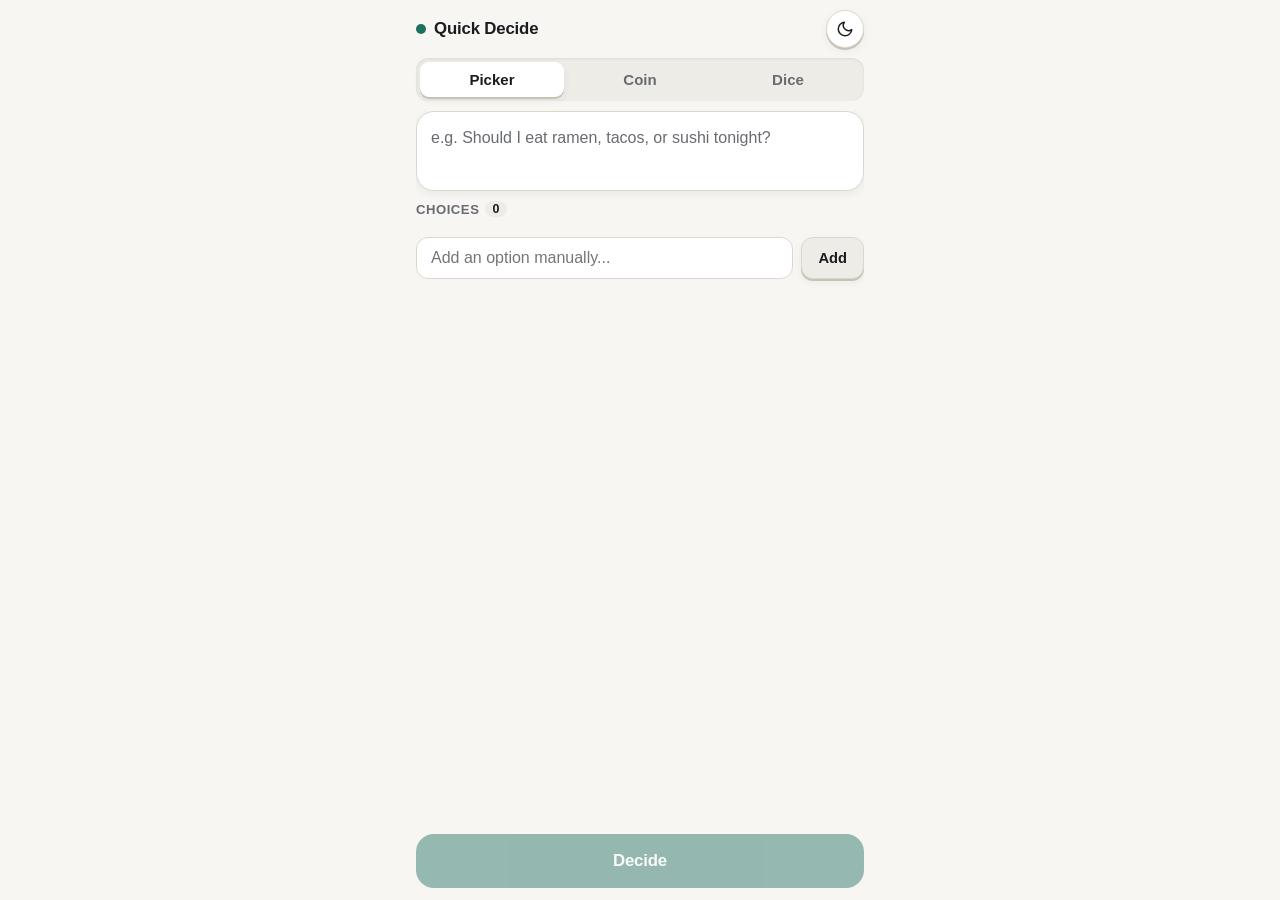
<file: index.html>
<!DOCTYPE html>
<html lang="en">
<head>
  <meta charset="UTF-8" />
  <meta name="viewport" content="width=device-width, initial-scale=1.0, viewport-fit=cover" />
  <meta name="theme-color" content="#f7f6f2" media="(prefers-color-scheme: light)" />
  <meta name="theme-color" content="#141517" media="(prefers-color-scheme: dark)" />
  <meta name="apple-mobile-web-app-capable" content="yes" />
  <meta name="apple-mobile-web-app-status-bar-style" content="default" />
  <title>Quick Decide</title>
  <link rel="manifest" href="./manifest.json" />
  <link rel="icon" href="./icon.svg" type="image/svg+xml" />
  <link rel="stylesheet" href="./styles.css" />
</head>
<body>
  <div class="app-shell">
    <header class="topbar">
      <div class="brand">
        <span class="brand-dot" aria-hidden="true"></span>
        <h1>Quick Decide</h1>
      </div>
      <button id="theme-toggle" class="icon-btn" type="button" aria-label="Toggle color theme" title="Toggle theme">
        <svg class="icon-sun" viewBox="0 0 24 24" width="18" height="18" fill="none" stroke="currentColor" stroke-width="2" stroke-linecap="round" stroke-linejoin="round" aria-hidden="true">
          <circle cx="12" cy="12" r="4"></circle>
          <path d="M12 2v2m0 16v2M4.93 4.93l1.41 1.41m11.32 11.32l1.41 1.41M2 12h2m16 0h2M6.34 17.66l-1.41 1.41M19.07 4.93l-1.41 1.41"></path>
        </svg>
        <svg class="icon-moon" viewBox="0 0 24 24" width="18" height="18" fill="none" stroke="currentColor" stroke-width="2" stroke-linecap="round" stroke-linejoin="round" aria-hidden="true">
          <path d="M21 12.79A9 9 0 1 1 11.21 3 7 7 0 0 0 21 12.79z"></path>
        </svg>
      </button>
    </header>

    <nav class="mode-tabs" role="tablist" aria-label="Decision mode">
      <button class="tab-btn is-active" role="tab" aria-selected="true" aria-controls="panel-pick" id="tab-pick" data-mode="pick" type="button">
        Picker
      </button>
      <button class="tab-btn" role="tab" aria-selected="false" aria-controls="panel-coin" id="tab-coin" data-mode="coin" type="button">
        Coin
      </button>
      <button class="tab-btn" role="tab" aria-selected="false" aria-controls="panel-dice" id="tab-dice" data-mode="dice" type="button">
        Dice
      </button>
    </nav>

    <main class="main-content">
      <!-- PICKER PANEL -->
      <section id="panel-pick" class="mode-panel is-active" role="tabpanel" aria-labelledby="tab-pick">
        <div class="input-card">
          <div class="textarea-wrap">
            <label for="sentence-input" class="sr-only">Enter your choices as a sentence</label>
            <textarea
              id="sentence-input"
              rows="2"
              placeholder="e.g. Should I eat ramen, tacos, or sushi tonight?"
              autocomplete="off"
              autocorrect="on"
              spellcheck="true"
            ></textarea>
          </div>
        </div>

        <div class="choices-section">
          <div class="section-header">
            <span class="section-label">Choices <span id="choice-count" class="count-pill">0</span></span>
            <div class="section-actions">
              <button id="save-list-btn" class="text-btn" type="button" hidden>Save list</button>
              <button id="clear-choices-btn" class="text-btn" type="button" hidden>Clear</button>
            </div>
          </div>

          <div id="choice-chips" class="chip-list" aria-live="polite"></div>

          <form id="manual-add-form" class="manual-add">
            <input
              id="manual-option-input"
              type="text"
              placeholder="Add an option manually..."
              autocomplete="off"
              maxlength="120"
            />
            <button class="add-btn" type="submit" aria-label="Add option">Add</button>
          </form>
        </div>

        <div id="saved-lists-block" class="saved-lists-block" hidden>
          <span class="section-label">Saved lists</span>
          <div id="saved-lists" class="saved-lists"></div>
        </div>

        <div id="pick-result-card" class="result-card" hidden aria-live="assertive">
          <span class="result-eyebrow">Decision locked</span>
          <div id="pick-result-value" class="result-value"></div>
          <p class="gut-check">Small choice—decide fast, save your energy.</p>
        </div>
      </section>

      <!-- COIN PANEL -->
      <section id="panel-coin" class="mode-panel" role="tabpanel" aria-labelledby="tab-coin" hidden>
        <div class="coin-labels">
          <input id="coin-heads-input" type="text" placeholder="Heads" maxlength="40" aria-label="Heads option label" />
          <span class="vs-badge" aria-hidden="true">vs</span>
          <input id="coin-tails-input" type="text" placeholder="Tails" maxlength="40" aria-label="Tails option label" />
        </div>

        <div class="stage">
          <button id="coin-stage-btn" class="coin-wrap" type="button" aria-label="Flip coin">
            <div id="coin-el" class="coin">
              <div class="coin-face coin-front">H</div>
              <div class="coin-face coin-back">T</div>
            </div>
          </button>
        </div>

        <div id="coin-result-card" class="result-card" hidden aria-live="assertive">
          <span class="result-eyebrow">Decision locked</span>
          <div id="coin-result-value" class="result-value"></div>
          <p class="gut-check">Small choice—decide fast, save your energy.</p>
        </div>
      </section>

      <!-- DICE PANEL -->
      <section id="panel-dice" class="mode-panel" role="tabpanel" aria-labelledby="tab-dice" hidden>
        <div class="dice-presets" role="group" aria-label="Die sides">
          <button class="pill-btn" data-sides="4" type="button">d4</button>
          <button class="pill-btn is-selected" data-sides="6" type="button">d6</button>
          <button class="pill-btn" data-sides="8" type="button">d8</button>
          <button class="pill-btn" data-sides="10" type="button">d10</button>
          <button class="pill-btn" data-sides="12" type="button">d12</button>
          <button class="pill-btn" data-sides="20" type="button">d20</button>
          <label class="custom-sides">
            <span>1–</span>
            <input id="custom-sides-input" type="number" min="2" max="999" placeholder="N" aria-label="Custom max number" />
          </label>
        </div>

        <div class="stage">
          <button id="dice-stage-btn" class="die-wrap" type="button" aria-label="Roll die">
            <div id="die-el" class="die">
              <div id="die-face" class="die-face"></div>
            </div>
          </button>
        </div>

        <div id="dice-result-card" class="result-card" hidden aria-live="assertive">
          <span id="dice-result-eyebrow" class="result-eyebrow">Decision locked · d6</span>
          <div id="dice-result-value" class="result-value"></div>
          <p class="gut-check">Small choice—decide fast, save your energy.</p>
        </div>
      </section>
    </main>

    <footer class="action-dock">
      <button id="primary-action-btn" class="primary-action" type="button">
        Decide
      </button>
    </footer>
  </div>

  <script type="module" src="./app.js"></script>
</body>
</html>
</file>
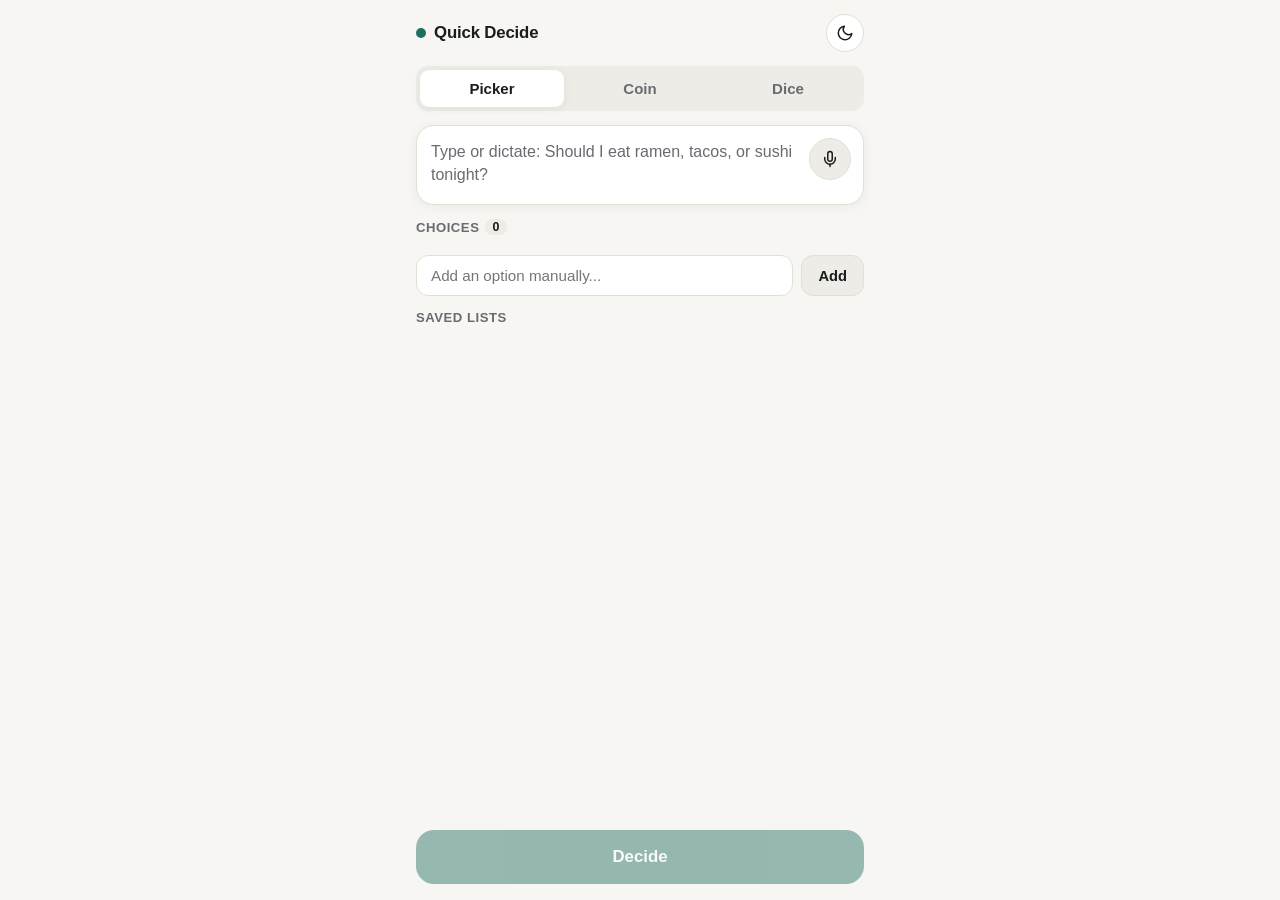
<file: quick-decide-canvas.html>
<!DOCTYPE html>
<html lang="en">
<head>
  <meta charset="UTF-8" />
  <meta name="viewport" content="width=device-width, initial-scale=1.0, viewport-fit=cover" />
  <title>Quick Decide</title>
  <style>
    :root {
      --bg: #f7f6f2;
      --surface: #ffffff;
      --surface-muted: #eeece6;
      --border: #e2dfd7;
      --text: #1b1c1e;
      --text-muted: #686b70;
      --accent: #1d6f5f;
      --accent-hover: #175c4e;
      --accent-soft: #e4f2ee;
      --danger: #b4433a;
      --shadow: 0 2px 12px rgba(27, 28, 30, 0.06);
      --radius-lg: 18px;
      --radius-md: 12px;
      --radius-pill: 999px;
    }

    :root[data-theme="dark"] {
      --bg: #141517;
      --surface: #1e2024;
      --surface-muted: #282b30;
      --border: #32363d;
      --text: #f2f2ef;
      --text-muted: #9da1a8;
      --accent: #38a890;
      --accent-hover: #44bc9f;
      --accent-soft: rgba(56, 168, 144, 0.16);
      --danger: #e26d63;
      --shadow: 0 4px 18px rgba(0, 0, 0, 0.32);
    }

    *, *::before, *::after { box-sizing: border-box; }

    html, body {
      margin: 0;
      padding: 0;
      height: 100%;
      background: var(--bg);
      color: var(--text);
      font-family: -apple-system, BlinkMacSystemFont, "Segoe UI", Roboto, Inter, sans-serif;
      -webkit-font-smoothing: antialiased;
      -webkit-tap-highlight-color: transparent;
    }

    .sr-only {
      position: absolute;
      width: 1px;
      height: 1px;
      overflow: hidden;
      clip: rect(0 0 0 0);
      white-space: nowrap;
    }

    .app-shell {
      min-height: 100dvh;
      max-width: 480px;
      margin: 0 auto;
      display: flex;
      flex-direction: column;
      padding: max(14px, env(safe-area-inset-top)) 16px max(16px, env(safe-area-inset-bottom));
      gap: 14px;
    }

    .topbar { display: flex; align-items: center; justify-content: space-between; }
    .brand { display: flex; align-items: center; gap: 8px; }
    .brand-dot { width: 10px; height: 10px; border-radius: 50%; background: var(--accent); }
    .brand h1 { margin: 0; font-size: 1.05rem; font-weight: 650; letter-spacing: -0.01em; }

    .icon-btn {
      width: 38px; height: 38px; border-radius: var(--radius-pill);
      border: 1px solid var(--border); background: var(--surface); color: var(--text);
      display: grid; place-items: center; cursor: pointer;
    }

    :root[data-theme="dark"] .icon-sun { display: block; }
    :root[data-theme="dark"] .icon-moon { display: none; }
    :root:not([data-theme="dark"]) .icon-sun { display: none; }
    :root:not([data-theme="dark"]) .icon-moon { display: block; }

    .mode-tabs {
      display: grid; grid-template-columns: repeat(3, 1fr);
      background: var(--surface-muted); padding: 4px; border-radius: var(--radius-md); gap: 4px;
    }

    .tab-btn {
      border: none; background: transparent; color: var(--text-muted);
      font-size: 0.94rem; font-weight: 600; padding: 10px 8px; border-radius: 9px; cursor: pointer;
      transition: background 0.15s ease, color 0.15s ease;
    }

    .tab-btn.is-active { background: var(--surface); color: var(--text); box-shadow: var(--shadow); }

    .main-content { flex: 1; display: flex; flex-direction: column; }
    .mode-panel { flex: 1; display: flex; flex-direction: column; gap: 14px; }
    .mode-panel[hidden] { display: none; }

    .input-card {
      background: var(--surface); border: 1px solid var(--border);
      border-radius: var(--radius-lg); padding: 12px; box-shadow: var(--shadow);
    }

    .textarea-wrap { display: flex; align-items: flex-start; gap: 8px; }

    #sentence-input {
      flex: 1; border: none; outline: none; resize: none; background: transparent;
      color: var(--text); font: inherit; font-size: 1rem; line-height: 1.45; min-height: 54px;
    }
    #sentence-input::placeholder { color: var(--text-muted); }

    .mic-btn {
      flex-shrink: 0; width: 42px; height: 42px; border-radius: var(--radius-pill);
      border: 1px solid var(--border); background: var(--surface-muted); color: var(--text);
      display: grid; place-items: center; cursor: pointer;
    }

    .mic-btn.is-listening {
      background: var(--danger); border-color: var(--danger); color: #fff;
      animation: pulse 1.2s ease-in-out infinite;
    }

    @keyframes pulse { 0%, 100% { transform: scale(1); } 50% { transform: scale(1.06); } }

    .helper-note { margin: 6px 0 0; font-size: 0.8rem; color: var(--text-muted); }
    .helper-note:empty { display: none; }

    .choices-section { display: flex; flex-direction: column; gap: 10px; }
    .section-header { display: flex; align-items: center; justify-content: space-between; }
    .section-label {
      font-size: 0.82rem; font-weight: 600; color: var(--text-muted);
      text-transform: uppercase; letter-spacing: 0.04em;
      display: inline-flex; align-items: center; gap: 6px;
    }
    .count-pill {
      background: var(--surface-muted); color: var(--text);
      padding: 1px 7px; border-radius: var(--radius-pill); font-size: 0.78rem;
    }
    .section-actions { display: flex; gap: 12px; }
    .text-btn {
      border: none; background: transparent; color: var(--accent);
      font-size: 0.86rem; font-weight: 600; padding: 4px 2px; cursor: pointer;
    }

    .chip-list { display: flex; flex-wrap: wrap; gap: 8px; }
    .choice-chip {
      display: inline-flex; align-items: center; gap: 6px; padding: 8px 12px;
      background: var(--surface); border: 1px solid var(--border); border-radius: var(--radius-pill);
      font-size: 0.94rem; font-weight: 500;
      transition: border-color 0.12s ease, background 0.12s ease, transform 0.12s ease;
    }
    .choice-chip.is-highlighted {
      border-color: var(--accent); background: var(--accent-soft); transform: scale(1.03);
    }
    .choice-chip button {
      border: none; background: transparent; color: var(--text-muted);
      font-size: 1rem; line-height: 1; padding: 0 2px; cursor: pointer;
    }

    .manual-add { display: flex; gap: 8px; }
    .manual-add input, .coin-labels input {
      flex: 1; min-width: 0; padding: 11px 14px; border-radius: var(--radius-md);
      border: 1px solid var(--border); background: var(--surface); color: var(--text);
      font: inherit; font-size: 0.95rem;
    }
    .manual-add input:focus, .coin-labels input:focus { outline: 2px solid var(--accent); outline-offset: -1px; }
    .add-btn {
      padding: 0 16px; border-radius: var(--radius-md); border: 1px solid var(--border);
      background: var(--surface-muted); color: var(--text); font-weight: 600; font-size: 0.92rem; cursor: pointer;
    }

    .saved-lists-block { display: flex; flex-direction: column; gap: 8px; }
    .saved-lists { display: flex; flex-wrap: wrap; gap: 8px; }
    .saved-pill {
      display: inline-flex; align-items: center; gap: 6px;
      background: var(--surface-muted); border-radius: var(--radius-pill);
      padding: 6px 11px; font-size: 0.86rem;
    }
    .saved-pill-load { border: none; background: transparent; color: var(--text); font: inherit; font-weight: 500; cursor: pointer; padding: 0; }
    .saved-pill-del { border: none; background: transparent; color: var(--text-muted); font-size: 0.95rem; line-height: 1; cursor: pointer; padding: 0 2px; }

    .result-card {
      background: var(--accent-soft); border: 1px solid var(--accent);
      border-radius: var(--radius-lg); padding: 18px 16px; text-align: center;
      display: flex; flex-direction: column; align-items: center; gap: 8px;
      animation: fadeUp 0.18s ease-out;
    }
    .result-card[hidden] { display: none; }
    @keyframes fadeUp { from { opacity: 0; transform: translateY(6px); } to { opacity: 1; transform: translateY(0); } }
    .result-eyebrow { font-size: 0.78rem; font-weight: 650; text-transform: uppercase; letter-spacing: 0.06em; color: var(--accent); }
    .result-value { font-size: 1.55rem; font-weight: 750; letter-spacing: -0.02em; word-break: break-word; }
    .gut-check { margin: 0; font-size: 0.85rem; line-height: 1.4; color: var(--text-muted); max-width: 34ch; }

    .coin-labels { display: flex; align-items: center; gap: 8px; }
    .vs-badge { font-size: 0.82rem; font-weight: 650; color: var(--text-muted); }
    .stage { flex: 1; min-height: 200px; display: grid; place-items: center; }

    .coin-wrap { border: none; background: transparent; padding: 0; cursor: pointer; perspective: 900px; }
    .coin { width: 148px; height: 148px; position: relative; transform-style: preserve-3d; transition: transform 0.55s cubic-bezier(0.22, 1, 0.36, 1); }
    .coin-face {
      position: absolute; inset: 0; border-radius: 50%; backface-visibility: hidden;
      display: grid; place-items: center; font-size: 2.5rem; font-weight: 800;
      border: 4px solid var(--accent); box-shadow: var(--shadow);
    }
    .coin-front { background: var(--surface); color: var(--accent); }
    .coin-back { background: var(--accent); color: #fff; transform: rotateY(180deg); }

    .dice-presets { display: flex; flex-wrap: wrap; gap: 8px; align-items: center; }
    .pill-btn {
      border: 1px solid var(--border); background: var(--surface); color: var(--text);
      border-radius: var(--radius-pill); padding: 8px 13px; font-size: 0.9rem; font-weight: 600; cursor: pointer;
    }
    .pill-btn.is-selected { background: var(--accent); border-color: var(--accent); color: #fff; }
    .custom-sides {
      display: inline-flex; align-items: center; gap: 4px; padding: 4px 10px;
      border-radius: var(--radius-pill); border: 1px solid var(--border); background: var(--surface);
      font-size: 0.88rem; font-weight: 600; color: var(--text-muted);
    }
    .custom-sides.is-selected { border-color: var(--accent); color: var(--accent); }
    .custom-sides input { width: 46px; border: none; outline: none; background: transparent; color: var(--text); font: inherit; font-weight: 650; }

    .die-wrap { border: none; background: transparent; padding: 0; cursor: pointer; }
    .die {
      width: 136px; height: 136px; border-radius: 26px; background: var(--surface);
      border: 3px solid var(--border); box-shadow: var(--shadow); display: grid; place-items: center;
    }
    .die.is-rolling { border-color: var(--accent); animation: tumble 0.34s ease-in-out; }
    @keyframes tumble {
      0% { transform: rotate(0deg) scale(1); }
      35% { transform: rotate(-14deg) scale(0.92); }
      70% { transform: rotate(12deg) scale(1.05); }
      100% { transform: rotate(0deg) scale(1); }
    }
    .die-face { width: 100%; height: 100%; display: grid; place-items: center; font-size: 3rem; font-weight: 800; color: var(--text); }
    .pip-grid { width: 84px; height: 84px; display: grid; grid-template-columns: repeat(3, 1fr); grid-template-rows: repeat(3, 1fr); place-items: center; }
    .pip { width: 16px; height: 16px; border-radius: 50%; background: var(--text); }

    .action-dock { display: flex; flex-direction: column; gap: 8px; padding-top: 6px; }
    .primary-action {
      width: 100%; min-height: 54px; border: none; border-radius: var(--radius-lg);
      background: var(--accent); color: #fff; font-size: 1.05rem; font-weight: 700; cursor: pointer;
    }
    .primary-action:hover:not(:disabled) { background: var(--accent-hover); }
    .primary-action:disabled { opacity: 0.45; cursor: not-allowed; }
    .secondary-action {
      width: 100%; min-height: 42px; border: 1px solid var(--border); border-radius: var(--radius-md);
      background: var(--surface); color: var(--accent); font-size: 0.92rem; font-weight: 650; cursor: pointer;
    }
    .secondary-action[hidden] { display: none; }
  </style>
</head>
<body>
  <div class="app-shell">
    <header class="topbar">
      <div class="brand">
        <span class="brand-dot" aria-hidden="true"></span>
        <h1>Quick Decide</h1>
      </div>
      <button id="theme-toggle" class="icon-btn" type="button" aria-label="Toggle color theme" title="Toggle theme">
        <svg class="icon-sun" viewBox="0 0 24 24" width="18" height="18" fill="none" stroke="currentColor" stroke-width="2" stroke-linecap="round" stroke-linejoin="round" aria-hidden="true">
          <circle cx="12" cy="12" r="4"></circle>
          <path d="M12 2v2m0 16v2M4.93 4.93l1.41 1.41m11.32 11.32l1.41 1.41M2 12h2m16 0h2M6.34 17.66l-1.41 1.41M19.07 4.93l-1.41 1.41"></path>
        </svg>
        <svg class="icon-moon" viewBox="0 0 24 24" width="18" height="18" fill="none" stroke="currentColor" stroke-width="2" stroke-linecap="round" stroke-linejoin="round" aria-hidden="true">
          <path d="M21 12.79A9 9 0 1 1 11.21 3 7 7 0 0 0 21 12.79z"></path>
        </svg>
      </button>
    </header>

    <nav class="mode-tabs" role="tablist" aria-label="Decision mode">
      <button class="tab-btn is-active" role="tab" aria-selected="true" aria-controls="panel-pick" id="tab-pick" data-mode="pick" type="button">Picker</button>
      <button class="tab-btn" role="tab" aria-selected="false" aria-controls="panel-coin" id="tab-coin" data-mode="coin" type="button">Coin</button>
      <button class="tab-btn" role="tab" aria-selected="false" aria-controls="panel-dice" id="tab-dice" data-mode="dice" type="button">Dice</button>
    </nav>

    <main class="main-content">
      <section id="panel-pick" class="mode-panel is-active" role="tabpanel" aria-labelledby="tab-pick">
        <div class="input-card">
          <div class="textarea-wrap">
            <label for="sentence-input" class="sr-only">Type or dictate your choices</label>
            <textarea id="sentence-input" rows="2" placeholder="Type or dictate: Should I eat ramen, tacos, or sushi tonight?" autocomplete="off"></textarea>
            <button id="mic-btn" class="mic-btn" type="button" aria-label="Dictate sentence" title="Dictate">
              <svg viewBox="0 0 24 24" width="18" height="18" fill="none" stroke="currentColor" stroke-width="2" stroke-linecap="round" stroke-linejoin="round" aria-hidden="true">
                <path d="M12 2a3 3 0 0 0-3 3v7a3 3 0 0 0 6 0V5a3 3 0 0 0-3-3Z"></path>
                <path d="M19 10v2a7 7 0 0 1-14 0v-2"></path>
                <line x1="12" x2="12" y1="19" y2="22"></line>
              </svg>
            </button>
          </div>
          <p id="mic-status" class="helper-note" aria-live="polite"></p>
        </div>

        <div class="choices-section">
          <div class="section-header">
            <span class="section-label">Choices <span id="choice-count" class="count-pill">0</span></span>
            <div class="section-actions">
              <button id="save-list-btn" class="text-btn" type="button" hidden>Save list</button>
              <button id="clear-choices-btn" class="text-btn" type="button" hidden>Clear</button>
            </div>
          </div>

          <div id="choice-chips" class="chip-list" aria-live="polite"></div>

          <form id="manual-add-form" class="manual-add">
            <input id="manual-option-input" type="text" placeholder="Add an option manually..." autocomplete="off" maxlength="120" />
            <button class="add-btn" type="submit" aria-label="Add option">Add</button>
          </form>
        </div>

        <div id="saved-lists-block" class="saved-lists-block" hidden>
          <span class="section-label">Saved lists</span>
          <div id="saved-lists" class="saved-lists"></div>
        </div>

        <div id="pick-result-card" class="result-card" hidden aria-live="assertive">
          <span class="result-eyebrow">Picked for you</span>
          <div id="pick-result-value" class="result-value"></div>
          <p class="gut-check">Relieved, or secretly hoping for another? Either way, you have your answer.</p>
          <button id="pick-again-btn" class="text-btn" type="button">Pick again</button>
        </div>
      </section>

      <section id="panel-coin" class="mode-panel" role="tabpanel" aria-labelledby="tab-coin" hidden>
        <div class="coin-labels">
          <input id="coin-heads-input" type="text" placeholder="Heads" maxlength="40" aria-label="Heads option label" />
          <span class="vs-badge" aria-hidden="true">vs</span>
          <input id="coin-tails-input" type="text" placeholder="Tails" maxlength="40" aria-label="Tails option label" />
        </div>
        <div class="stage">
          <button id="coin-stage-btn" class="coin-wrap" type="button" aria-label="Flip coin">
            <div id="coin-el" class="coin">
              <div class="coin-face coin-front">H</div>
              <div class="coin-face coin-back">T</div>
            </div>
          </button>
        </div>
        <div id="coin-result-card" class="result-card" hidden aria-live="assertive">
          <span class="result-eyebrow">Coin landed on</span>
          <div id="coin-result-value" class="result-value"></div>
          <p class="gut-check">Notice your first reaction—if you didn't like it, you already know what you wanted.</p>
        </div>
      </section>

      <section id="panel-dice" class="mode-panel" role="tabpanel" aria-labelledby="tab-dice" hidden>
        <div class="dice-presets" role="group" aria-label="Die sides">
          <button class="pill-btn" data-sides="4" type="button">d4</button>
          <button class="pill-btn is-selected" data-sides="6" type="button">d6</button>
          <button class="pill-btn" data-sides="8" type="button">d8</button>
          <button class="pill-btn" data-sides="10" type="button">d10</button>
          <button class="pill-btn" data-sides="12" type="button">d12</button>
          <button class="pill-btn" data-sides="20" type="button">d20</button>
          <label class="custom-sides">
            <span>1–</span>
            <input id="custom-sides-input" type="number" min="2" max="999" placeholder="N" aria-label="Custom max number" />
          </label>
        </div>
        <div class="stage">
          <button id="dice-stage-btn" class="die-wrap" type="button" aria-label="Roll die">
            <div id="die-el" class="die"><div id="die-face" class="die-face"></div></div>
          </button>
        </div>
        <div id="dice-result-card" class="result-card" hidden aria-live="assertive">
          <span id="dice-result-eyebrow" class="result-eyebrow">Rolled d6</span>
          <div id="dice-result-value" class="result-value"></div>
          <p class="gut-check">Go with it and save your energy for decisions that matter.</p>
        </div>
      </section>
    </main>

    <footer class="action-dock">
      <button id="coin-shortcut-btn" class="secondary-action" type="button" hidden>Flip coin for these 2 →</button>
      <button id="primary-action-btn" class="primary-action" type="button">Decide</button>
    </footer>
  </div>

  <script>
    (() => {
      const LEAD_IN_PATTERNS = [
        /^(?:hey|ok|okay|um|uh|so|well|like)[,\s]+/i,
        /^(?:please\s+)?(?:can you\s+|could you\s+)?(?:help me\s+)?(?:just\s+)?(?:randomly\s+)?(?:decide|choose|pick|select)(?:\s+one)?(?:\s+(?:between|from|among|for me|out of))?\s+/i,
        /^i\s+(?:can'?t|cannot|don'?t know|am not sure|unsure)\s+(?:how to\s+)?(?:decide|choose|pick|know)(?:\s+(?:between|whether(?:\s+to)?|if\s+i\s+should|what\s+to))?\s+/i,
        /^(?:should\s+i|do\s+i|shall\s+i|would\s+you|want\s+to|wanna)\s+/i,
        /^(?:whether\s+to|if\s+i\s+should|between|either)\s+/i,
      ];

      const TRAILING_FILLER_RE =
        /\s+(?:tonight|today|tomorrow|right now|now|for lunch|for dinner|for breakfast|for snack|this weekend|this evening|this morning|this afternoon|please|thanks|thank you)\s*$/i;

      const SHARED_LEAD_VERB_RE =
        /^(eat|get|have|order|buy|watch|play|read|drink|wear|cook|make|try|visit|pick|choose|grab)\s+(.+)$/i;

      const COMMON_ACTION_VERBS = new Set([
        'go','stay','walk','run','work','study','read','watch','play','sleep','nap','cook','eat',
        'order','get','have','make','call','text','email','write','clean','drive','take','buy','skip',
        'start','finish','do','try','visit','meet','leave','wait','drink','wear','grab','keep',
        'cancel','book','check','open','close','use','build','fix','rest','relax','exercise','hit',
      ]);

      function stripLeadIns(text) {
        let result = text.trim();
        let changed = true;
        let guard = 0;
        while (changed && guard < 6) {
          changed = false;
          guard += 1;
          for (const pattern of LEAD_IN_PATTERNS) {
            const next = result.replace(pattern, '').trim();
            if (next !== result && next.length > 0) {
              result = next;
              changed = true;
            }
          }
        }
        return result;
      }

      function cleanOption(raw) {
        const s = raw
          .replace(/^[\s\-*•·\d.)]+(?=\S)/, '')
          .replace(/^(?:or|and|either|maybe|perhaps|just|like)\s+/i, '')
          .replace(/[?!.,;:\s]+$/g, '')
          .replace(/^["'“”‘’]+|["'“”‘’]+$/g, '')
          .replace(/\s+/g, ' ')
          .trim();
        return s ? s.charAt(0).toUpperCase() + s.slice(1) : '';
      }

      function splitNaturalList(text) {
        if (/\r?\n/.test(text)) {
          const lines = text.split(/\r?\n+/).map((l) => l.trim()).filter(Boolean);
          if (lines.length >= 2) return lines;
        }
        if (/[;|]|\s\/\s/.test(text)) {
          const parts = text.split(/[;|]|\s\/\s/).filter((p) => p.trim());
          if (parts.length >= 2) return parts;
        }
        if (/\b(?:vs\.?|versus)\b/i.test(text)) {
          const parts = text.split(/\s*\b(?:vs\.?|versus)\b\s*/i).filter((p) => p.trim());
          if (parts.length >= 2) return parts;
        }
        if (text.includes(',')) {
          const parts = text.split(/\s*,\s*(?:(?:or|and)\s+)?|\s+\bor\b\s+/i).filter((p) => p.trim());
          if (parts.length >= 2) return parts;
        }
        if (/\s+\bor\b\s+/i.test(text)) {
          const parts = text.split(/\s+\bor\b\s+/i).filter((p) => p.trim());
          if (parts.length >= 2) return parts;
        }
        if (/\s+\band\b\s+/i.test(text)) {
          const parts = text.split(/\s+\band\b\s+/i).filter((p) => p.trim());
          if (parts.length >= 2) return parts;
        }
        if (text.includes('/')) {
          const parts = text.split('/').filter((p) => p.trim());
          if (parts.length >= 2) return parts;
        }
        return [text];
      }

      function stripSharedLeadingVerb(options) {
        if (options.length < 2) return options;
        const firstMatch = options[0].match(SHARED_LEAD_VERB_RE);
        if (!firstMatch) return options;
        const othersStartWithVerb = options.slice(1).some((opt) =>
          COMMON_ACTION_VERBS.has((opt.split(/\s+/)[0] || '').toLowerCase())
        );
        if (othersStartWithVerb) return options;
        const rest = firstMatch[2].trim();
        return rest ? [rest.charAt(0).toUpperCase() + rest.slice(1), ...options.slice(1)] : options;
      }

      function parseSentenceToChoices(input) {
        if (!input || typeof input !== 'string' || !input.trim()) return [];
        const normalized = stripLeadIns(
          input.trim().replace(/[?!.]+$/g, '').replace(TRAILING_FILLER_RE, '').replace(/[?!.]+$/g, '').trim()
        );
        const cleaned = splitNaturalList(normalized)
          .map((part) => cleanOption(part.replace(TRAILING_FILLER_RE, '')))
          .filter(Boolean);
        const adjusted = stripSharedLeadingVerb(cleaned);
        const seen = new Set();
        const unique = [];
        for (const item of adjusted) {
          const key = item.toLowerCase();
          if (!seen.has(key)) {
            seen.add(key);
            unique.push(item);
          }
        }
        return unique;
      }

      const STORAGE_KEYS = { theme: 'qd_theme', lists: 'qd_saved_lists' };

      function randomInt(max) {
        if (max <= 1) return 0;
        const buf = new Uint32Array(1);
        const limit = Math.floor(0xffffffff / max) * max;
        let value;
        do { crypto.getRandomValues(buf); value = buf[0]; } while (value >= limit);
        return value % max;
      }

      function haptic(ms = 14) {
        if (typeof navigator !== 'undefined' && typeof navigator.vibrate === 'function') navigator.vibrate(ms);
      }

      function safeGet(key) { try { return localStorage.getItem(key); } catch { return null; } }
      function safeSet(key, val) { try { localStorage.setItem(key, val); } catch {} }

      function loadSavedLists() {
        try {
          const raw = safeGet(STORAGE_KEYS.lists);
          const parsed = raw ? JSON.parse(raw) : [];
          return Array.isArray(parsed) ? parsed : [];
        } catch { return []; }
      }

      const state = {
        mode: 'pick',
        choices: [],
        savedLists: loadSavedLists(),
        isAnimating: false,
        coinRotation: 0,
        diceSides: 6,
        diceValue: 6,
      };

      const els = {
        themeToggle: document.getElementById('theme-toggle'),
        tabs: [...document.querySelectorAll('.tab-btn')],
        panels: {
          pick: document.getElementById('panel-pick'),
          coin: document.getElementById('panel-coin'),
          dice: document.getElementById('panel-dice'),
        },
        sentenceInput: document.getElementById('sentence-input'),
        micBtn: document.getElementById('mic-btn'),
        micStatus: document.getElementById('mic-status'),
        choiceCount: document.getElementById('choice-count'),
        choiceChips: document.getElementById('choice-chips'),
        saveListBtn: document.getElementById('save-list-btn'),
        clearChoicesBtn: document.getElementById('clear-choices-btn'),
        manualAddForm: document.getElementById('manual-add-form'),
        manualOptionInput: document.getElementById('manual-option-input'),
        savedListsBlock: document.getElementById('saved-lists-block'),
        savedLists: document.getElementById('saved-lists'),
        pickResultCard: document.getElementById('pick-result-card'),
        pickResultValue: document.getElementById('pick-result-value'),
        pickAgainBtn: document.getElementById('pick-again-btn'),
        coinHeadsInput: document.getElementById('coin-heads-input'),
        coinTailsInput: document.getElementById('coin-tails-input'),
        coinStageBtn: document.getElementById('coin-stage-btn'),
        coinEl: document.getElementById('coin-el'),
        coinResultCard: document.getElementById('coin-result-card'),
        coinResultValue: document.getElementById('coin-result-value'),
        dicePresetBtns: [...document.querySelectorAll('.pill-btn[data-sides]')],
        customSidesInput: document.getElementById('custom-sides-input'),
        customSidesWrap: document.querySelector('.custom-sides'),
        diceStageBtn: document.getElementById('dice-stage-btn'),
        dieEl: document.getElementById('die-el'),
        dieFace: document.getElementById('die-face'),
        diceResultCard: document.getElementById('dice-result-card'),
        diceResultEyebrow: document.getElementById('dice-result-eyebrow'),
        diceResultValue: document.getElementById('dice-result-value'),
        coinShortcutBtn: document.getElementById('coin-shortcut-btn'),
        primaryActionBtn: document.getElementById('primary-action-btn'),
      };

      const savedTheme = safeGet(STORAGE_KEYS.theme);
      document.documentElement.dataset.theme =
        savedTheme || (window.matchMedia('(prefers-color-scheme: dark)').matches ? 'dark' : 'light');

      els.themeToggle.addEventListener('click', () => {
        const next = document.documentElement.dataset.theme === 'dark' ? 'light' : 'dark';
        document.documentElement.dataset.theme = next;
        safeSet(STORAGE_KEYS.theme, next);
      });

      function setMode(mode) {
        state.mode = mode;
        els.tabs.forEach((tab) => {
          const active = tab.dataset.mode === mode;
          tab.classList.toggle('is-active', active);
          tab.setAttribute('aria-selected', String(active));
        });
        Object.entries(els.panels).forEach(([key, panel]) => {
          const active = key === mode;
          panel.hidden = !active;
          panel.classList.toggle('is-active', active);
        });
        updateDock();
      }

      els.tabs.forEach((tab) => tab.addEventListener('click', () => setMode(tab.dataset.mode)));

      function updateDock() {
        if (state.mode === 'pick') {
          els.primaryActionBtn.textContent = 'Decide';
          els.primaryActionBtn.disabled = state.choices.length < 2 || state.isAnimating;
          els.coinShortcutBtn.hidden = state.choices.length !== 2;
        } else if (state.mode === 'coin') {
          els.primaryActionBtn.textContent = 'Flip Coin';
          els.primaryActionBtn.disabled = state.isAnimating;
          els.coinShortcutBtn.hidden = true;
        } else {
          els.primaryActionBtn.textContent = `Roll d${state.diceSides}`;
          els.primaryActionBtn.disabled = state.isAnimating;
          els.coinShortcutBtn.hidden = true;
        }
      }

      function renderChoices(highlightIndex = -1) {
        els.choiceCount.textContent = String(state.choices.length);
        els.clearChoicesBtn.hidden = state.choices.length === 0;
        els.saveListBtn.hidden = state.choices.length < 2;
        els.choiceChips.innerHTML = '';

        state.choices.forEach((choice, idx) => {
          const chip = document.createElement('span');
          chip.className = 'choice-chip';
          if (idx === highlightIndex) chip.classList.add('is-highlighted');
          const label = document.createElement('span');
          label.textContent = choice;
          const removeBtn = document.createElement('button');
          removeBtn.type = 'button';
          removeBtn.setAttribute('aria-label', `Remove ${choice}`);
          removeBtn.textContent = '×';
          removeBtn.addEventListener('click', () => {
            state.choices.splice(idx, 1);
            els.pickResultCard.hidden = true;
            renderChoices();
          });
          chip.append(label, removeBtn);
          els.choiceChips.appendChild(chip);
        });
        updateDock();
      }

      function renderSavedLists() {
        els.savedListsBlock.hidden = state.savedLists.length === 0;
        els.savedLists.innerHTML = '';
        state.savedLists.forEach((list, idx) => {
          const pill = document.createElement('span');
          pill.className = 'saved-pill';
          const loadBtn = document.createElement('button');
          loadBtn.type = 'button';
          loadBtn.className = 'saved-pill-load';
          loadBtn.textContent = `${list.name} (${list.items.length})`;
          loadBtn.addEventListener('click', () => {
            state.choices = [...list.items];
            els.sentenceInput.value = '';
            els.pickResultCard.hidden = true;
            renderChoices();
          });
          const delBtn = document.createElement('button');
          delBtn.type = 'button';
          delBtn.className = 'saved-pill-del';
          delBtn.setAttribute('aria-label', `Delete ${list.name}`);
          delBtn.textContent = '×';
          delBtn.addEventListener('click', () => {
            state.savedLists.splice(idx, 1);
            safeSet(STORAGE_KEYS.lists, JSON.stringify(state.savedLists));
            renderSavedLists();
          });
          pill.append(loadBtn, delBtn);
          els.savedLists.appendChild(pill);
        });
      }

      function syncFromSentence() {
        const text = els.sentenceInput.value;
        state.choices = text.trim() ? parseSentenceToChoices(text) : [];
        els.pickResultCard.hidden = true;
        renderChoices();
      }

      els.sentenceInput.addEventListener('input', syncFromSentence);

      els.manualAddForm.addEventListener('submit', (e) => {
        e.preventDefault();
        const value = els.manualOptionInput.value.trim();
        if (!value) return;
        const normalized = value.charAt(0).toUpperCase() + value.slice(1);
        if (!state.choices.some((c) => c.toLowerCase() === normalized.toLowerCase())) {
          state.choices.push(normalized);
        }
        els.manualOptionInput.value = '';
        els.pickResultCard.hidden = true;
        renderChoices();
      });

      els.clearChoicesBtn.addEventListener('click', () => {
        state.choices = [];
        els.sentenceInput.value = '';
        els.pickResultCard.hidden = true;
        renderChoices();
      });

      els.saveListBtn.addEventListener('click', () => {
        if (state.choices.length < 2) return;
        const name = window.prompt('Name this quick list:', state.choices.slice(0, 2).join(' / '));
        if (!name || !name.trim()) return;
        state.savedLists.unshift({ name: name.trim(), items: [...state.choices] });
        if (state.savedLists.length > 12) state.savedLists.length = 12;
        safeSet(STORAGE_KEYS.lists, JSON.stringify(state.savedLists));
        renderSavedLists();
      });

      const SpeechRecognition = window.SpeechRecognition || window.webkitSpeechRecognition;
      if (!SpeechRecognition) {
        els.micBtn.hidden = true;
      } else {
        const recognition = new SpeechRecognition();
        recognition.lang = navigator.language || 'en-US';
        recognition.interimResults = true;
        recognition.continuous = false;
        let isListening = false;
        recognition.addEventListener('start', () => {
          isListening = true;
          els.micBtn.classList.add('is-listening');
          els.micStatus.textContent = 'Listening… say your choices';
        });
        recognition.addEventListener('result', (event) => {
          let transcript = '';
          for (let i = 0; i < event.results.length; i += 1) transcript += event.results[i][0].transcript;
          els.sentenceInput.value = transcript.trim();
          syncFromSentence();
        });
        recognition.addEventListener('error', (event) => {
          els.micStatus.textContent = event.error === 'not-allowed'
            ? 'Mic blocked here — use your phone keyboard dictation or type.'
            : 'Could not hear clearly — try again or type your choices.';
        });
        recognition.addEventListener('end', () => {
          isListening = false;
          els.micBtn.classList.remove('is-listening');
          if (els.micStatus.textContent.startsWith('Listening')) els.micStatus.textContent = '';
        });
        els.micBtn.addEventListener('click', () => {
          els.micStatus.textContent = '';
          if (isListening) recognition.stop();
          else { try { recognition.start(); } catch { els.micStatus.textContent = 'Use your phone keyboard mic or type.'; } }
        });
      }

      function runPicker() {
        if (state.choices.length < 2 || state.isAnimating) return;
        state.isAnimating = true;
        els.pickResultCard.hidden = true;
        updateDock();
        haptic(12);
        const winnerIndex = randomInt(state.choices.length);
        let tick = 0;
        const timer = setInterval(() => {
          tick += 1;
          if (tick < 6) {
            renderChoices(randomInt(state.choices.length));
          } else {
            clearInterval(timer);
            state.isAnimating = false;
            renderChoices(winnerIndex);
            els.pickResultValue.textContent = state.choices[winnerIndex];
            els.pickResultCard.hidden = false;
            haptic(20);
            updateDock();
          }
        }, 50);
      }

      els.pickAgainBtn.addEventListener('click', runPicker);
      els.coinShortcutBtn.addEventListener('click', () => {
        if (state.choices.length !== 2) return;
        els.coinHeadsInput.value = state.choices[0];
        els.coinTailsInput.value = state.choices[1];
        els.coinResultCard.hidden = true;
        setMode('coin');
        runCoinFlip();
      });

      function runCoinFlip() {
        if (state.isAnimating) return;
        state.isAnimating = true;
        els.coinResultCard.hidden = true;
        updateDock();
        haptic(14);
        const isHeads = randomInt(2) === 0;
        const baseSpins = Math.floor(state.coinRotation / 360) * 360 + 1080;
        state.coinRotation = baseSpins + (isHeads ? 0 : 180);
        els.coinEl.style.transform = `rotateY(${state.coinRotation}deg)`;
        setTimeout(() => {
          els.coinResultValue.textContent = isHeads
            ? (els.coinHeadsInput.value.trim() || 'Heads')
            : (els.coinTailsInput.value.trim() || 'Tails');
          els.coinResultCard.hidden = false;
          state.isAnimating = false;
          haptic(20);
          updateDock();
        }, 560);
      }
      els.coinStageBtn.addEventListener('click', runCoinFlip);

      const D6_PIPS = { 1:[4], 2:[0,8], 3:[0,4,8], 4:[0,2,6,8], 5:[0,2,4,6,8], 6:[0,2,3,5,6,8] };
      function renderDieFace(value, sides) {
        if (sides === 6 && D6_PIPS[value]) {
          const grid = document.createElement('div');
          grid.className = 'pip-grid';
          const active = new Set(D6_PIPS[value]);
          for (let i = 0; i < 9; i += 1) {
            const cell = document.createElement('span');
            if (active.has(i)) cell.className = 'pip';
            grid.appendChild(cell);
          }
          els.dieFace.innerHTML = '';
          els.dieFace.appendChild(grid);
        } else {
          els.dieFace.textContent = String(value);
        }
      }

      function selectDiceSides(sides, isCustom = false) {
        state.diceSides = sides;
        els.dicePresetBtns.forEach((b) => b.classList.toggle('is-selected', !isCustom && Number(b.dataset.sides) === sides));
        els.customSidesWrap.classList.toggle('is-selected', isCustom);
        if (!isCustom) els.customSidesInput.value = '';
        els.diceResultCard.hidden = true;
        state.diceValue = Math.min(state.diceValue, sides);
        renderDieFace(state.diceValue, sides);
        updateDock();
      }
      els.dicePresetBtns.forEach((b) => b.addEventListener('click', () => selectDiceSides(Number(b.dataset.sides), false)));
      els.customSidesInput.addEventListener('input', () => {
        const val = Number.parseInt(els.customSidesInput.value, 10);
        if (Number.isFinite(val) && val >= 2 && val <= 999) selectDiceSides(val, true);
      });

      function runDiceRoll() {
        if (state.isAnimating) return;
        state.isAnimating = true;
        els.diceResultCard.hidden = true;
        els.dieEl.classList.remove('is-rolling');
        void els.dieEl.offsetWidth;
        els.dieEl.classList.add('is-rolling');
        updateDock();
        haptic(14);
        const finalValue = randomInt(state.diceSides) + 1;
        let tick = 0;
        const timer = setInterval(() => {
          tick += 1;
          if (tick < 5) {
            renderDieFace(randomInt(state.diceSides) + 1, state.diceSides);
          } else {
            clearInterval(timer);
            state.diceValue = finalValue;
            renderDieFace(finalValue, state.diceSides);
            els.diceResultEyebrow.textContent = `Rolled d${state.diceSides}`;
            els.diceResultValue.textContent = String(finalValue);
            els.diceResultCard.hidden = false;
            state.isAnimating = false;
            haptic(20);
            updateDock();
          }
        }, 65);
      }
      els.diceStageBtn.addEventListener('click', runDiceRoll);

      els.primaryActionBtn.addEventListener('click', () => {
        if (state.mode === 'pick') runPicker();
        else if (state.mode === 'coin') runCoinFlip();
        else runDiceRoll();
      });

      renderChoices();
      renderSavedLists();
      renderDieFace(state.diceValue, state.diceSides);
      updateDock();
    })();
  </script>
</body>
</html>
</file>
<file: styles.css>
:root {
  --bg: #f7f6f2;
  --surface: #ffffff;
  --surface-muted: #eeece6;
  --border: #dcd8ce;
  --border-deep: #c7c2b6;
  --text: #1b1c1e;
  --text-muted: #686b70;
  --accent: #1d6f5f;
  --accent-hover: #175c4e;
  --accent-deep: #12483d;
  --accent-soft: #e4f2ee;
  --danger: #b4433a;
  --shadow: 0 2px 10px rgba(27, 28, 30, 0.07);
  --key-shadow: 0 2px 0 var(--border-deep), 0 3px 8px rgba(27, 28, 30, 0.06);
  --key-shadow-pressed: 0 0 0 var(--border-deep), inset 0 2px 4px rgba(27, 28, 30, 0.12);
  --accent-key-shadow: 0 4px 0 var(--accent-deep), 0 6px 16px rgba(29, 111, 95, 0.24);
  --accent-key-pressed: 0 1px 0 var(--accent-deep), inset 0 2px 5px rgba(0, 0, 0, 0.22);
  --radius-lg: 18px;
  --radius-md: 12px;
  --radius-pill: 999px;
}

:root[data-theme="dark"] {
  --bg: #141517;
  --surface: #1e2024;
  --surface-muted: #282b30;
  --border: #363b44;
  --border-deep: #0b0c0e;
  --text: #f2f2ef;
  --text-muted: #9da1a8;
  --accent: #38a890;
  --accent-hover: #44bc9f;
  --accent-deep: #1e6354;
  --accent-soft: rgba(56, 168, 144, 0.16);
  --danger: #e26d63;
  --shadow: 0 4px 18px rgba(0, 0, 0, 0.36);
  --key-shadow: 0 2px 0 #0b0c0e, 0 4px 10px rgba(0, 0, 0, 0.3);
  --key-shadow-pressed: 0 0 0 #0b0c0e, inset 0 2px 5px rgba(0, 0, 0, 0.45);
  --accent-key-shadow: 0 4px 0 var(--accent-deep), 0 8px 20px rgba(0, 0, 0, 0.42);
  --accent-key-pressed: 0 1px 0 var(--accent-deep), inset 0 2px 5px rgba(0, 0, 0, 0.35);
}

*,
*::before,
*::after {
  box-sizing: border-box;
}

html,
body {
  margin: 0;
  padding: 0;
  height: 100%;
  overflow: hidden;
  background: var(--bg);
  color: var(--text);
  font-family: -apple-system, BlinkMacSystemFont, "Segoe UI", Roboto, Inter, sans-serif;
  -webkit-font-smoothing: antialiased;
  -webkit-tap-highlight-color: transparent;
}

.sr-only {
  position: absolute;
  width: 1px;
  height: 1px;
  overflow: hidden;
  clip: rect(0 0 0 0);
  white-space: nowrap;
}

.app-shell {
  height: 100vh;
  height: 100dvh;
  max-width: 480px;
  margin: 0 auto;
  display: flex;
  flex-direction: column;
  overflow: hidden;
  padding: max(10px, env(safe-area-inset-top)) 16px max(12px, env(safe-area-inset-bottom));
  gap: 10px;
}

/* Header */
.topbar {
  flex-shrink: 0;
  display: flex;
  align-items: center;
  justify-content: space-between;
}

.brand {
  display: flex;
  align-items: center;
  gap: 8px;
}

.brand-dot {
  width: 10px;
  height: 10px;
  border-radius: 50%;
  background: var(--accent);
}

.brand h1 {
  margin: 0;
  font-size: 1.05rem;
  font-weight: 650;
  letter-spacing: -0.01em;
}

.icon-btn {
  width: 38px;
  height: 38px;
  border-radius: var(--radius-pill);
  border: 1px solid var(--border);
  background: var(--surface);
  color: var(--text);
  box-shadow: var(--key-shadow);
  display: grid;
  place-items: center;
  cursor: pointer;
  transition: transform 0.08s cubic-bezier(0.2, 0.8, 0.2, 1), box-shadow 0.08s ease;
}

.icon-btn:active {
  transform: translateY(2px);
  box-shadow: var(--key-shadow-pressed);
}

:root[data-theme="dark"] .icon-sun { display: block; }
:root[data-theme="dark"] .icon-moon { display: none; }
:root:not([data-theme="dark"]) .icon-sun { display: none; }
:root:not([data-theme="dark"]) .icon-moon { display: block; }

/* Segmented Mode Tabs */
.mode-tabs {
  flex-shrink: 0;
  display: grid;
  grid-template-columns: repeat(3, 1fr);
  background: var(--surface-muted);
  padding: 4px;
  border-radius: var(--radius-md);
  box-shadow: inset 0 1px 3px rgba(0, 0, 0, 0.08);
  gap: 4px;
}

.tab-btn {
  border: none;
  background: transparent;
  color: var(--text-muted);
  font-size: 0.94rem;
  font-weight: 600;
  padding: 9px 8px;
  border-radius: 9px;
  cursor: pointer;
  transition: background 0.14s ease, color 0.14s ease, transform 0.08s ease, box-shadow 0.14s ease;
}

.tab-btn:active {
  transform: scale(0.96);
}

.tab-btn.is-active {
  background: var(--surface);
  color: var(--text);
  box-shadow: var(--key-shadow);
}

/* Main Content */
.main-content {
  flex: 1;
  min-height: 0;
  overflow-y: auto;
  -webkit-overflow-scrolling: touch;
  display: flex;
  flex-direction: column;
  padding-bottom: 4px;
}

.mode-panel {
  flex: 1;
  min-height: 0;
  display: flex;
  flex-direction: column;
  gap: 10px;
}

.mode-panel[hidden] {
  display: none;
}

/* Picker Input */
.input-card {
  background: var(--surface);
  border: 1px solid var(--border);
  border-radius: var(--radius-lg);
  padding: 12px;
  box-shadow: var(--shadow);
}

.textarea-wrap {
  display: flex;
  align-items: flex-start;
  gap: 8px;
}

#sentence-input {
  flex: 1;
  border: none;
  outline: none;
  resize: none;
  background: transparent;
  color: var(--text);
  font: inherit;
  font-size: 1rem;
  line-height: 1.45;
  min-height: 54px;
}

#sentence-input::placeholder {
  color: var(--text-muted);
}

button {
  touch-action: manipulation;
}

/* Choices Section */
.choices-section {
  display: flex;
  flex-direction: column;
  gap: 10px;
}

.section-header {
  display: flex;
  align-items: center;
  justify-content: space-between;
}

.section-label {
  font-size: 0.82rem;
  font-weight: 600;
  color: var(--text-muted);
  text-transform: uppercase;
  letter-spacing: 0.04em;
  display: inline-flex;
  align-items: center;
  gap: 6px;
}

.count-pill {
  background: var(--surface-muted);
  color: var(--text);
  padding: 1px 7px;
  border-radius: var(--radius-pill);
  font-size: 0.78rem;
}

.section-actions {
  display: flex;
  gap: 12px;
}

.text-btn {
  border: none;
  background: transparent;
  color: var(--accent);
  font-size: 0.86rem;
  font-weight: 600;
  padding: 4px 2px;
  cursor: pointer;
}

.chip-list {
  display: flex;
  flex-wrap: wrap;
  gap: 8px;
}

.choice-chip {
  display: inline-flex;
  align-items: center;
  gap: 6px;
  padding: 8px 12px;
  background: var(--surface);
  border: 1px solid var(--border);
  border-radius: var(--radius-pill);
  box-shadow: var(--key-shadow);
  font-size: 0.94rem;
  font-weight: 500;
  transition: border-color 0.12s ease, background 0.12s ease, transform 0.12s cubic-bezier(0.2, 0.8, 0.2, 1), box-shadow 0.12s ease;
}

.choice-chip.is-highlighted {
  border-color: var(--accent);
  background: var(--accent-soft);
  box-shadow: 0 2px 0 var(--accent), 0 4px 12px rgba(29, 111, 95, 0.18);
  transform: translateY(-1px) scale(1.04);
}

.choice-chip button {
  border: none;
  background: transparent;
  color: var(--text-muted);
  font-size: 1rem;
  line-height: 1;
  padding: 0 2px;
  cursor: pointer;
}

.manual-add {
  display: flex;
  gap: 8px;
}

.manual-add input,
.coin-labels input {
  flex: 1;
  min-width: 0;
  padding: 11px 14px;
  border-radius: var(--radius-md);
  border: 1px solid var(--border);
  background: var(--surface);
  color: var(--text);
  font: inherit;
  font-size: 1rem;
}

.manual-add input:focus,
.coin-labels input:focus {
  outline: 2px solid var(--accent);
  outline-offset: -1px;
}

.add-btn {
  padding: 0 16px;
  border-radius: var(--radius-md);
  border: 1px solid var(--border);
  background: var(--surface-muted);
  color: var(--text);
  box-shadow: var(--key-shadow);
  font-weight: 600;
  font-size: 0.92rem;
  cursor: pointer;
  transition: transform 0.08s ease, box-shadow 0.08s ease;
}

.add-btn:active {
  transform: translateY(2px);
  box-shadow: var(--key-shadow-pressed);
}

/* Saved Lists */
.saved-lists-block {
  display: flex;
  flex-direction: column;
  gap: 8px;
}

.saved-lists-block[hidden] {
  display: none;
}

.manual-add[hidden] {
  display: none;
}

.input-card.is-locked {
  opacity: 0.6;
}

.coin-wrap:disabled,
.die-wrap:disabled,
.pill-btn:disabled {
  cursor: default;
  opacity: 0.7;
}

.choice-chip.is-dimmed {
  opacity: 0.42;
}

.primary-action.is-secondary-mode {
  background: var(--surface);
  color: var(--text);
  border: 1px solid var(--border);
}

.primary-action.is-secondary-mode:hover:not(:disabled) {
  background: var(--surface-muted);
}

.saved-lists {
  display: flex;
  flex-wrap: wrap;
  gap: 8px;
}

.saved-pill {
  display: inline-flex;
  align-items: center;
  gap: 6px;
  background: var(--surface-muted);
  border: 1px solid transparent;
  border-radius: var(--radius-pill);
  padding: 6px 11px;
  font-size: 0.86rem;
}

.saved-pill-load {
  border: none;
  background: transparent;
  color: var(--text);
  font: inherit;
  font-weight: 500;
  cursor: pointer;
  padding: 0;
}

.saved-pill-del {
  border: none;
  background: transparent;
  color: var(--text-muted);
  font-size: 0.95rem;
  line-height: 1;
  cursor: pointer;
  padding: 0 2px;
}

/* Result Card */
.result-card {
  flex-shrink: 0;
  background: var(--accent-soft);
  border: 1.5px solid var(--accent);
  border-radius: var(--radius-lg);
  box-shadow: 0 3px 0 rgba(29, 111, 95, 0.28), var(--shadow);
  padding: 12px 14px;
  text-align: center;
  display: flex;
  flex-direction: column;
  align-items: center;
  gap: 4px;
  animation: stampSettle 0.24s cubic-bezier(0.22, 1.25, 0.36, 1);
}

.result-card[hidden] {
  display: none;
}

@keyframes stampSettle {
  0% { opacity: 0; transform: scale(1.06) translateY(-4px); }
  65% { opacity: 1; transform: scale(0.985) translateY(1px); }
  100% { opacity: 1; transform: scale(1) translateY(0); }
}

.result-eyebrow {
  font-size: 0.74rem;
  font-weight: 650;
  text-transform: uppercase;
  letter-spacing: 0.06em;
  color: var(--accent);
}

.result-value {
  font-size: 1.38rem;
  font-weight: 750;
  letter-spacing: -0.02em;
  word-break: break-word;
}

.gut-check {
  margin: 0;
  font-size: 0.82rem;
  line-height: 1.35;
  color: var(--text-muted);
  max-width: 34ch;
}

/* Coin Mode */
.coin-labels {
  flex-shrink: 0;
  display: flex;
  align-items: center;
  gap: 8px;
}

.vs-badge {
  font-size: 0.82rem;
  font-weight: 650;
  color: var(--text-muted);
}

.stage {
  flex: 1;
  min-height: 124px;
  display: grid;
  place-items: center;
  padding: 2px 0;
}

.coin-wrap {
  border: none;
  background: transparent;
  padding: 0;
  cursor: pointer;
  perspective: 900px;
  transition: transform 0.12s ease;
}

.coin-wrap:active:not(:disabled) {
  transform: scale(0.95);
}

.coin-wrap.is-tossing {
  animation: coinToss 0.56s cubic-bezier(0.22, 1, 0.36, 1);
}

@keyframes coinToss {
  0% { transform: translateY(0) scale(1); }
  42% { transform: translateY(-22px) scale(1.08); }
  85% { transform: translateY(3px) scale(0.97); }
  100% { transform: translateY(0) scale(1); }
}

.coin {
  width: clamp(104px, 28vw, 132px);
  height: clamp(104px, 28vw, 132px);
  position: relative;
  transform-style: preserve-3d;
  transition: transform 0.55s cubic-bezier(0.22, 1, 0.36, 1);
}

.coin-face {
  position: absolute;
  inset: 0;
  border-radius: 50%;
  backface-visibility: hidden;
  display: grid;
  place-items: center;
  font-size: 2.2rem;
  font-weight: 800;
  border: 5px solid var(--accent);
  box-shadow:
    inset 0 3px 6px rgba(255, 255, 255, 0.28),
    inset 0 -4px 8px rgba(0, 0, 0, 0.16),
    0 6px 0 var(--accent-deep),
    0 12px 22px rgba(0, 0, 0, 0.18);
}

.coin-front {
  background: radial-gradient(circle at 32% 28%, var(--surface), var(--surface-muted));
  color: var(--accent);
}

.coin-back {
  background: radial-gradient(circle at 32% 28%, var(--accent-hover), var(--accent));
  color: #fff;
  transform: rotateY(180deg);
}

/* Dice Mode */
.dice-presets {
  flex-shrink: 0;
  display: flex;
  flex-wrap: wrap;
  gap: 6px;
  align-items: center;
}

.pill-btn {
  border: 1px solid var(--border);
  background: var(--surface);
  color: var(--text);
  border-radius: var(--radius-pill);
  box-shadow: var(--key-shadow);
  padding: 6px 11px;
  font-size: 0.86rem;
  font-weight: 600;
  cursor: pointer;
  transition: transform 0.08s ease, box-shadow 0.08s ease, background 0.12s ease;
}

.pill-btn:active:not(:disabled) {
  transform: translateY(2px);
  box-shadow: var(--key-shadow-pressed);
}

.pill-btn.is-selected {
  background: var(--accent);
  border-color: var(--accent);
  box-shadow: 0 2px 0 var(--accent-deep);
  color: #fff;
}

.custom-sides {
  display: inline-flex;
  align-items: center;
  gap: 4px;
  padding: 4px 10px;
  border-radius: var(--radius-pill);
  border: 1px solid var(--border);
  background: var(--surface);
  font-size: 0.88rem;
  font-weight: 600;
  color: var(--text-muted);
}

.custom-sides.is-selected {
  border-color: var(--accent);
  color: var(--accent);
}

.custom-sides input {
  width: 46px;
  border: none;
  outline: none;
  background: transparent;
  color: var(--text);
  font: inherit;
  font-size: 1rem;
  font-weight: 650;
}

.die-wrap {
  border: none;
  background: transparent;
  padding: 0;
  cursor: pointer;
  transition: transform 0.08s ease;
}

.die-wrap:active:not(:disabled) {
  transform: scale(0.94);
}

.die {
  width: clamp(104px, 28vw, 124px);
  height: clamp(104px, 28vw, 124px);
  border-radius: 24px;
  background: linear-gradient(155deg, var(--surface) 0%, var(--surface-muted) 100%);
  border: 2.5px solid var(--border);
  box-shadow:
    inset 0 2px 4px rgba(255, 255, 255, 0.35),
    inset 0 -3px 6px rgba(0, 0, 0, 0.08),
    0 6px 0 var(--border-deep),
    0 12px 22px rgba(0, 0, 0, 0.14);
  display: grid;
  place-items: center;
  transition: transform 0.2s ease, border-color 0.2s ease;
}

.die.is-rolling {
  border-color: var(--accent);
  animation: tumble 0.36s cubic-bezier(0.22, 1, 0.36, 1);
}

@keyframes tumble {
  0% { transform: translateY(0) rotate(0deg) scale(1); }
  30% { transform: translateY(-14px) rotate(-18deg) scale(1.06); }
  65% { transform: translateY(-4px) rotate(14deg) scale(1.02); }
  88% { transform: translateY(3px) rotate(-3deg) scale(0.97); }
  100% { transform: translateY(0) rotate(0deg) scale(1); }
}

.die-face {
  width: 100%;
  height: 100%;
  display: grid;
  place-items: center;
  font-size: 2.6rem;
  font-weight: 800;
  color: var(--text);
}

.pip-grid {
  width: 68%;
  height: 68%;
  display: grid;
  grid-template-columns: repeat(3, 1fr);
  grid-template-rows: repeat(3, 1fr);
  place-items: center;
}

.pip {
  width: 14px;
  height: 14px;
  border-radius: 50%;
  background: var(--text);
  box-shadow: inset 0 2px 3px rgba(0, 0, 0, 0.35), 0 1px 0 rgba(255, 255, 255, 0.25);
}

/* Bottom Thumb Action Dock */
.action-dock {
  flex-shrink: 0;
  display: flex;
  flex-direction: column;
  gap: 8px;
  padding-top: 4px;
}

.primary-action {
  width: 100%;
  min-height: 54px;
  border: none;
  border-radius: var(--radius-lg);
  background: var(--accent);
  color: #fff;
  box-shadow: var(--accent-key-shadow);
  font-size: 1.05rem;
  font-weight: 700;
  letter-spacing: -0.01em;
  cursor: pointer;
  transition: background 0.14s ease, transform 0.08s cubic-bezier(0.2, 0.8, 0.2, 1), box-shadow 0.08s ease, opacity 0.15s ease;
}

.primary-action:active:not(:disabled) {
  transform: translateY(3px);
  box-shadow: var(--accent-key-pressed);
}

.primary-action:hover:not(:disabled) {
  background: var(--accent-hover);
}

.primary-action:disabled {
  opacity: 0.45;
  box-shadow: none;
  cursor: not-allowed;
}

.primary-action.is-secondary-mode {
  background: var(--surface);
  color: var(--text);
  border: 1px solid var(--border);
  box-shadow: var(--key-shadow);
}

.primary-action.is-secondary-mode:active:not(:disabled) {
  transform: translateY(2px);
  box-shadow: var(--key-shadow-pressed);
}
</file>
